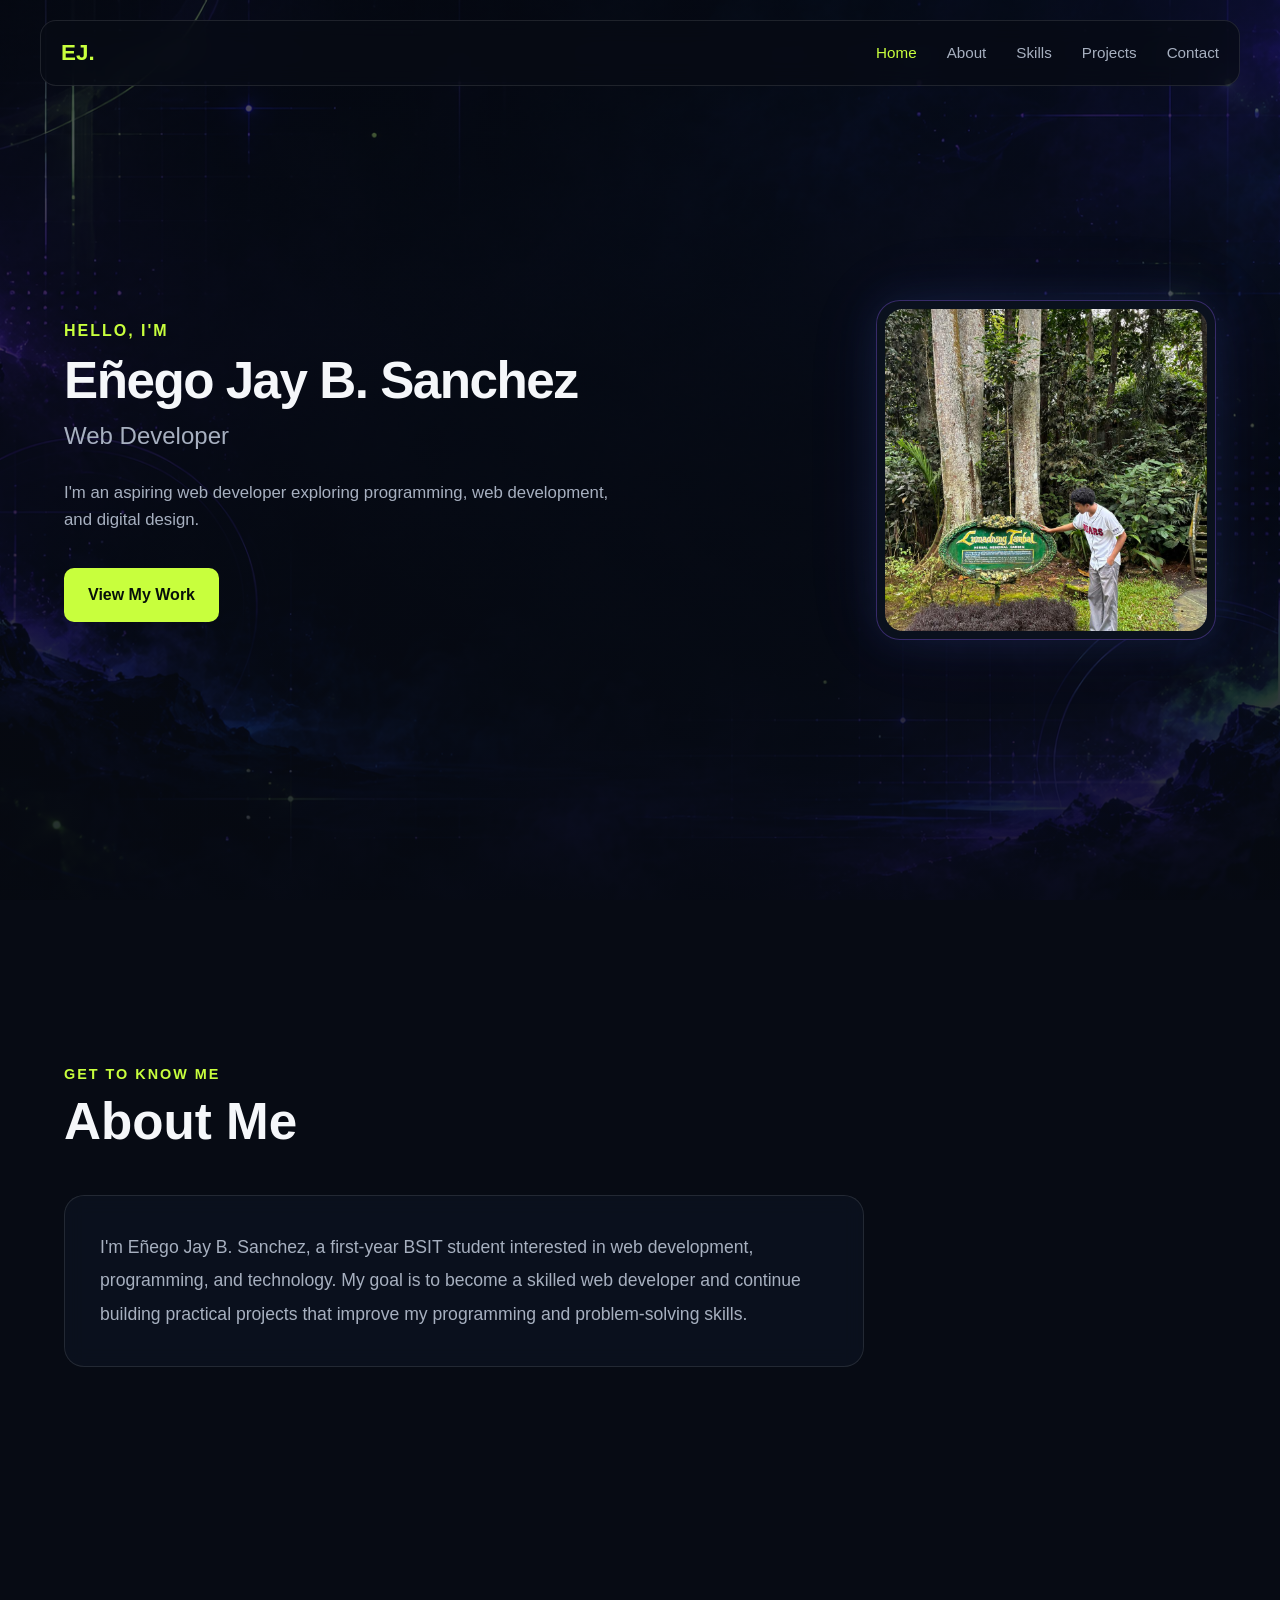
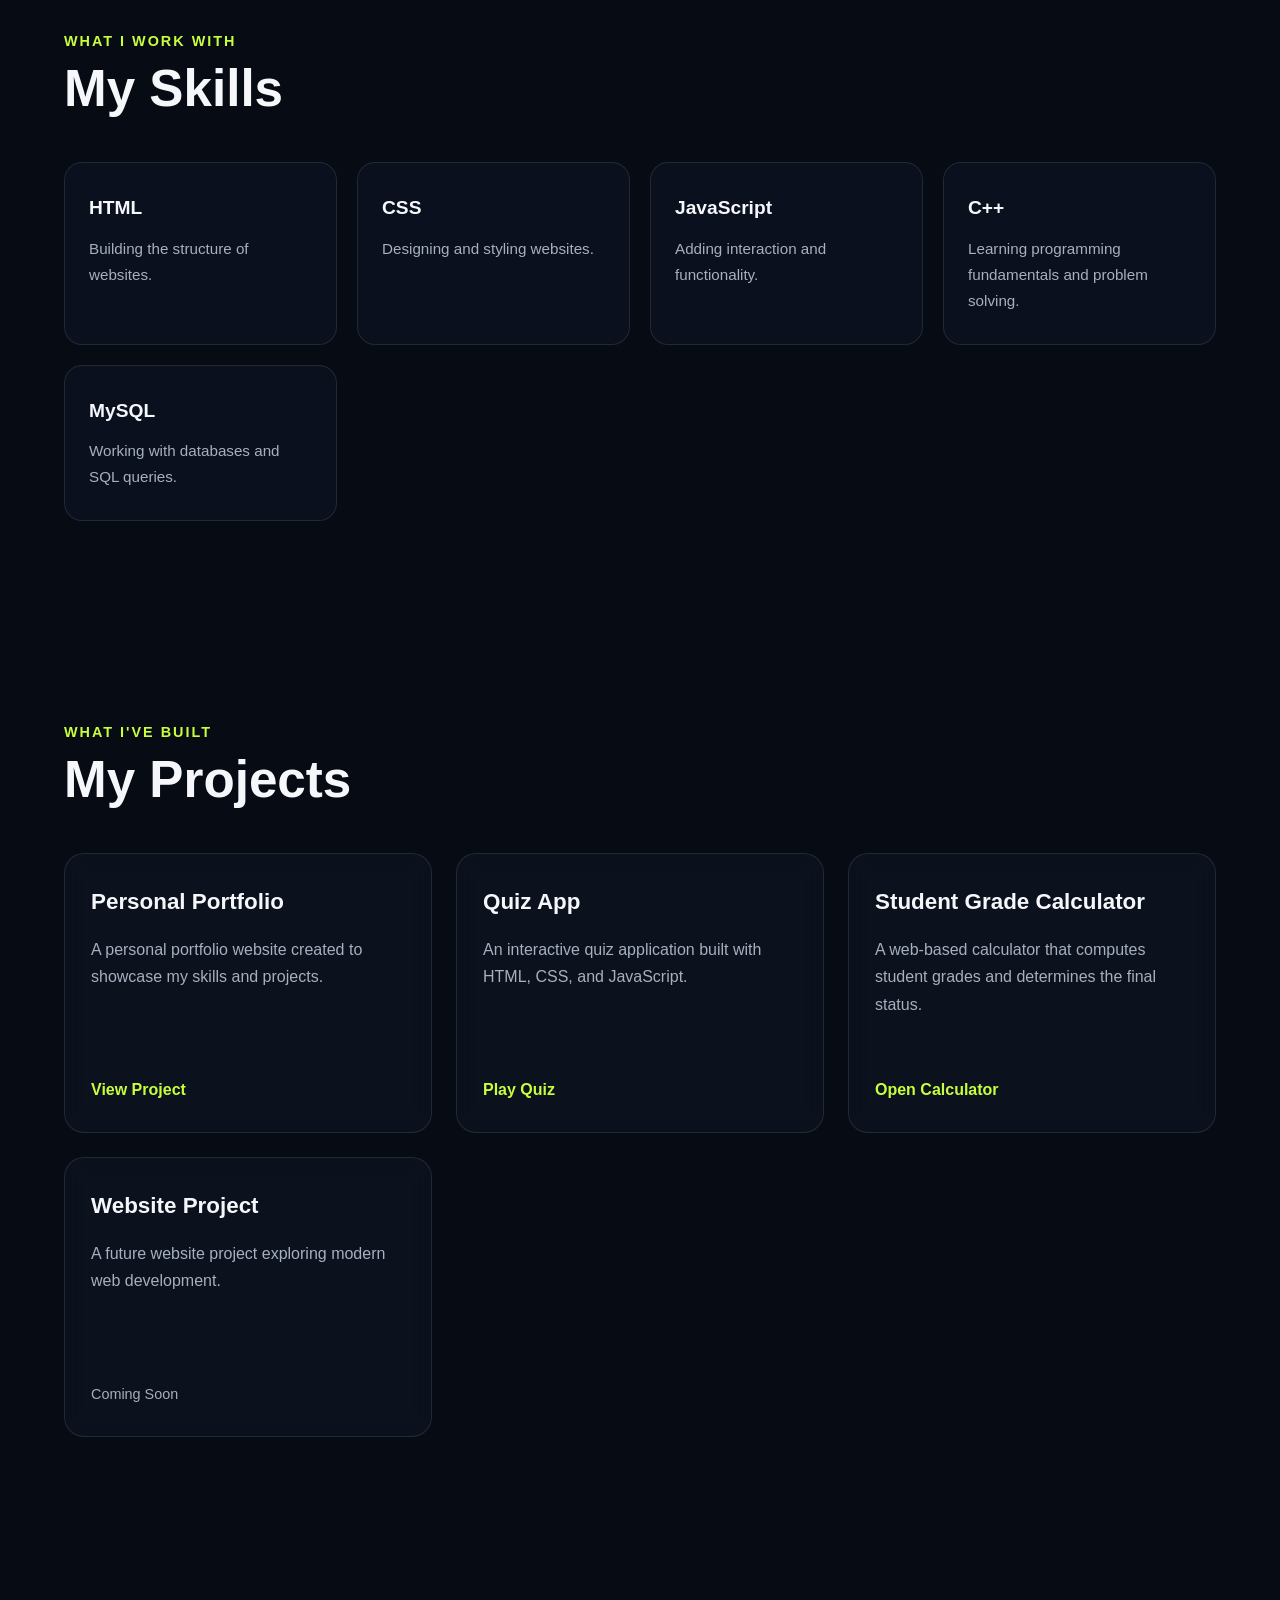
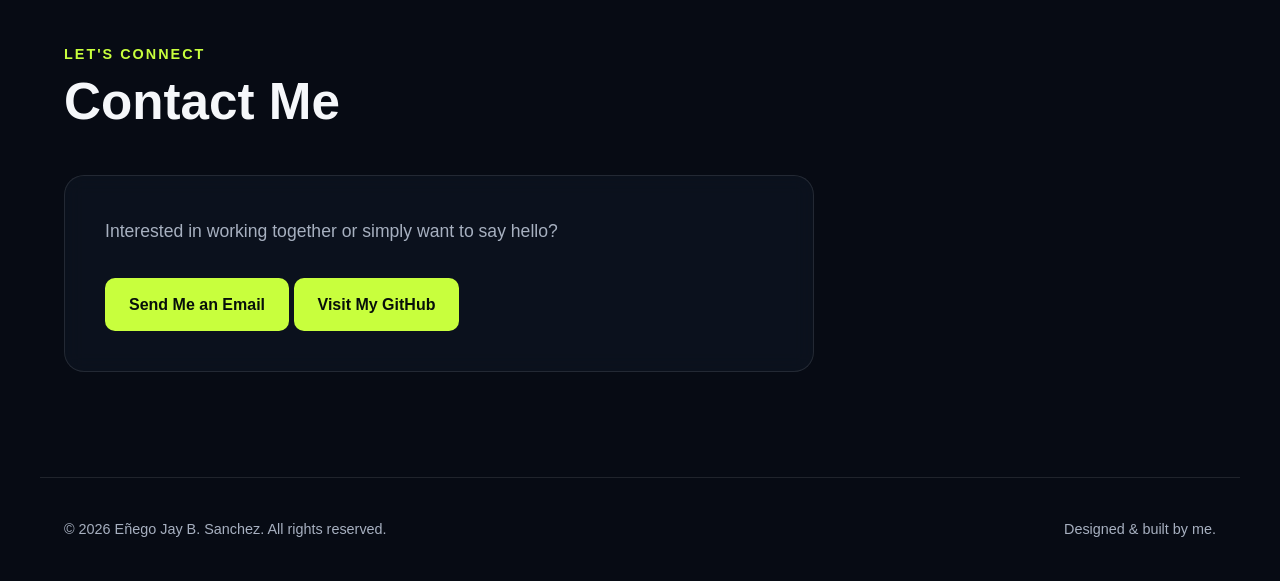
<file: index.html>
<!DOCTYPE html>
<html lang="en">

<head>
    <meta charset="UTF-8">

    <meta name="viewport" content="width=device-width, initial-scale=1.0">

    <title>Eñego Jay B. Sanchez | Web Developer</title>

    <link rel="stylesheet" href="style.css">
</head>

<body>

    
    <header>
        <nav>
            <a href="#home" class="logo">EJ.</a>

            <button class="menu-toggle" aria-label="Open navigation menu">
                ☰
            </button>

            <ul class="nav-links">
                <li><a href="#home">Home</a></li>
                <li><a href="#about">About</a></li>
                <li><a href="#skills">Skills</a></li>
                <li><a href="#projects">Projects</a></li>
                <li><a href="#contact">Contact</a></li>
            </ul>
        </nav>
    </header>


    <main>

        <!-- HOME -->
        <section id="home">

            <div class="home-content">

                <p>Hello, I'm</p>

                <h1>Eñego Jay B. Sanchez</h1>

                <h2>Web Developer</h2>

                <p>
                    I'm an aspiring web developer exploring programming,
                    web development, and digital design.
                </p>

                <a href="#projects">View My Work</a>

            </div>


            <div class="home-image">

                <img src="images/profile2.jpg" alt="Profile photo">

            </div>

        </section>


        <section id="about" class="reveal">

            <div class="section-heading">

                <p>Get to know me</p>

                <h2>About Me</h2>

            </div>


            <div class="about-content">

    <p>
        I'm Eñego Jay B. Sanchez, a first-year BSIT student
        interested in web development, programming, and technology.
        My goal is to become a skilled web developer and continue
        building practical projects that improve my programming
        and problem-solving skills.
    </p>

</div>

        </section>


        <section id="skills" class="reveal">

            <div class="section-heading">

                <p>What I work with</p>

                <h2>My Skills</h2>

            </div>

<div class="skills-list">

    <div class="skill-card">
        <h3>HTML</h3>
        <p>Building the structure of websites.</p>
    </div>

    <div class="skill-card">
        <h3>CSS</h3>
        <p>Designing and styling websites.</p>
    </div>

    <div class="skill-card">
        <h3>JavaScript</h3>
        <p>Adding interaction and functionality.</p>
    </div>

    <div class="skill-card">
        <h3>C++</h3>
        <p>Learning programming fundamentals and problem solving.</p>
    </div>

    <div class="skill-card">
        <h3>MySQL</h3>
        <p>Working with databases and SQL queries.</p>
    </div>

</div>
           
        </section>


        <section id="projects" class="reveal">

            <div class="section-heading">

                <p>What I've built</p>

                <h2>My Projects</h2>

            </div>


            <div class="projects-list">

                <article class="project-card">

                    <h3>Personal Portfolio</h3>

                    <p>
                        A personal portfolio website created to
                        showcase my skills and projects.
                    </p>

                    <a href="projects/portfolio.html">
                        View Project
                    </a>

                </article>


                <article class="project-card">

    <h3>Quiz App</h3>

    <p>
        An interactive quiz application built with
        HTML, CSS, and JavaScript.
    </p>

    <a href="projects/quiz-app/index.html">
        Play Quiz
    </a>

</article>

<article class="project-card">
    <h3>Student Grade Calculator</h3>

    <p>
        A web-based calculator that computes
        student grades and determines the final status.
    </p>

    <a href="projects/grade-calculator/index.html">
        Open Calculator
    </a>
</article>

                <article class="project-card">

                    <h3>Website Project</h3>

                    <p>
                        A future website project exploring
                        modern web development.
                    </p>

                    <span>Coming Soon</span>

                </article>

            </div>

        </section>


        <section id="contact" class="reveal">

            <div class="section-heading">

                <p>Let's connect</p>

                <h2>Contact Me</h2>

            </div>


           <div class="contact-content">

    <p>
        Interested in working together or simply
        want to say hello?
    </p>

    <a href="mailto:enegojay@gmail.com">
        Send Me an Email
    </a>

    <a href="https://github.com/enegojay-commits"
       target="_blank"
       rel="noopener noreferrer">
        Visit My GitHub
    </a>

</div>

        </section>

    </main>


    <footer>

        <p>
            © 2026 Eñego Jay B. Sanchez.
            All rights reserved.
        </p>

        <p>
            Designed & built by me.
        </p>

    </footer>


    <script src="script.js"></script>

</body>

</html>
</file>
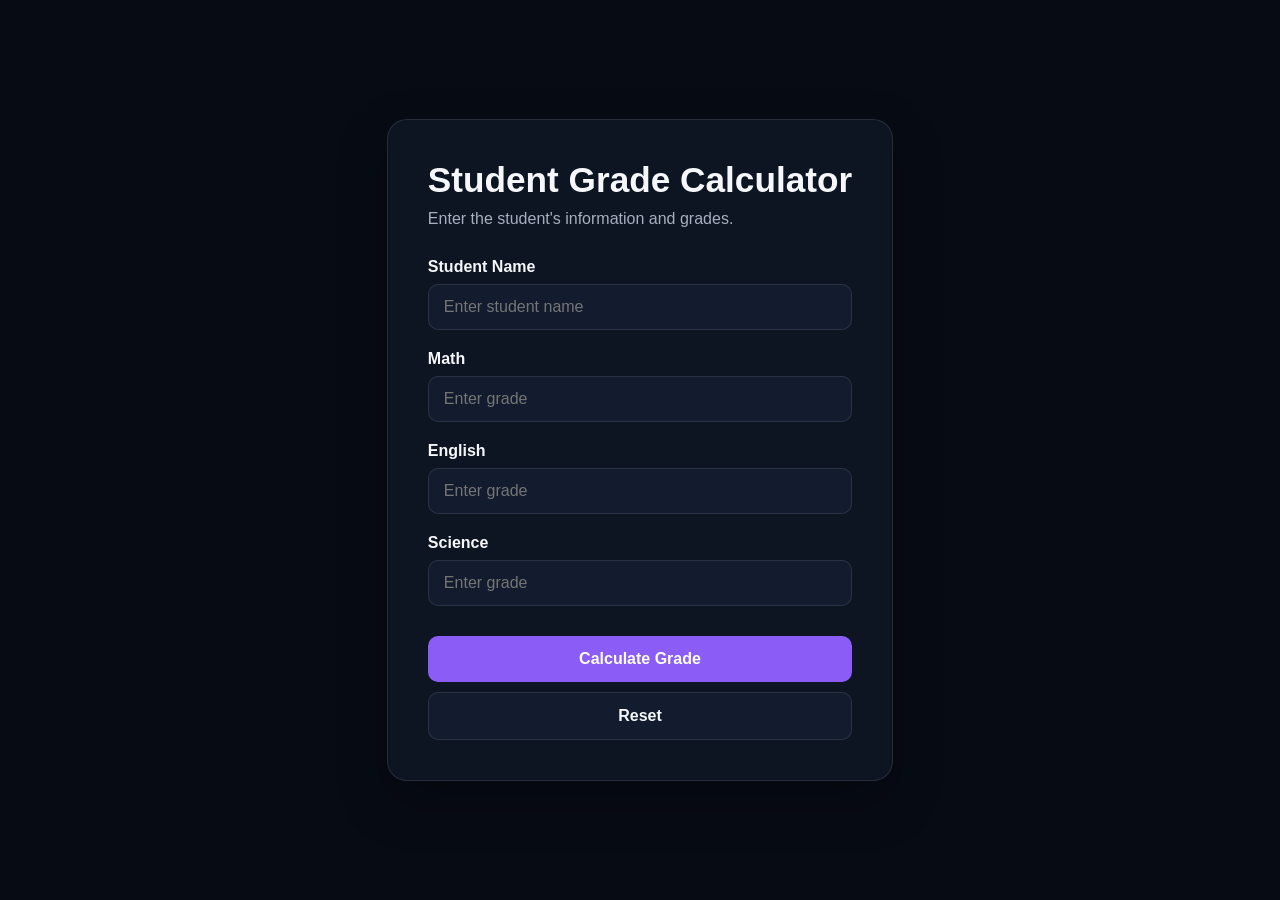
<file: projects/grade-calculator/index.html>
<!DOCTYPE html>
<html lang="en">

<head>
    <meta charset="UTF-8">
    <meta name="viewport" content="width=device-width, initial-scale=1.0">

    <title>Student Grade Calculator</title>

    <link rel="stylesheet" href="style.css">
</head>

<body>

    <main>

        <div class="calculator-container">

            <h1>Student Grade Calculator</h1>

            <p class="subtitle">
                Enter the student's information and grades.
            </p>

            <div class="form-group">

                <label for="student-name">
                    Student Name
                </label>

                <input
                    type="text"
                    id="student-name"
                    placeholder="Enter student name"
                >

            </div>


            <div class="form-group">

                <label for="grade1">
                    Math
                </label>

                <input
                    type="number"
                    id="grade1"
                    placeholder="Enter grade"
                    min="0"
                    max="100"
                >

            </div>


            <div class="form-group">

                <label for="grade2">
                    English
                </label>

                <input
                    type="number"
                    id="grade2"
                    placeholder="Enter grade"
                    min="0"
                    max="100"
                >

            </div>


            <div class="form-group">

                <label for="grade3">
                    Science
                </label>

                <input
                    type="number"
                    id="grade3"
                    placeholder="Enter grade"
                    min="0"
                    max="100"
                >

            </div>


            <button id="calculate-button">
                Calculate Grade
            </button>

            <button id="reset-button">
    Reset
</button>


            <div id="result" class="result">

                <h2>Result</h2>

                <p id="student-result"></p>

                <p id="average-result"></p>

                <p id="status-result"></p>

            </div>

        </div>

    </main>


    <script src="script.js"></script>

</body>

</html>
</file>
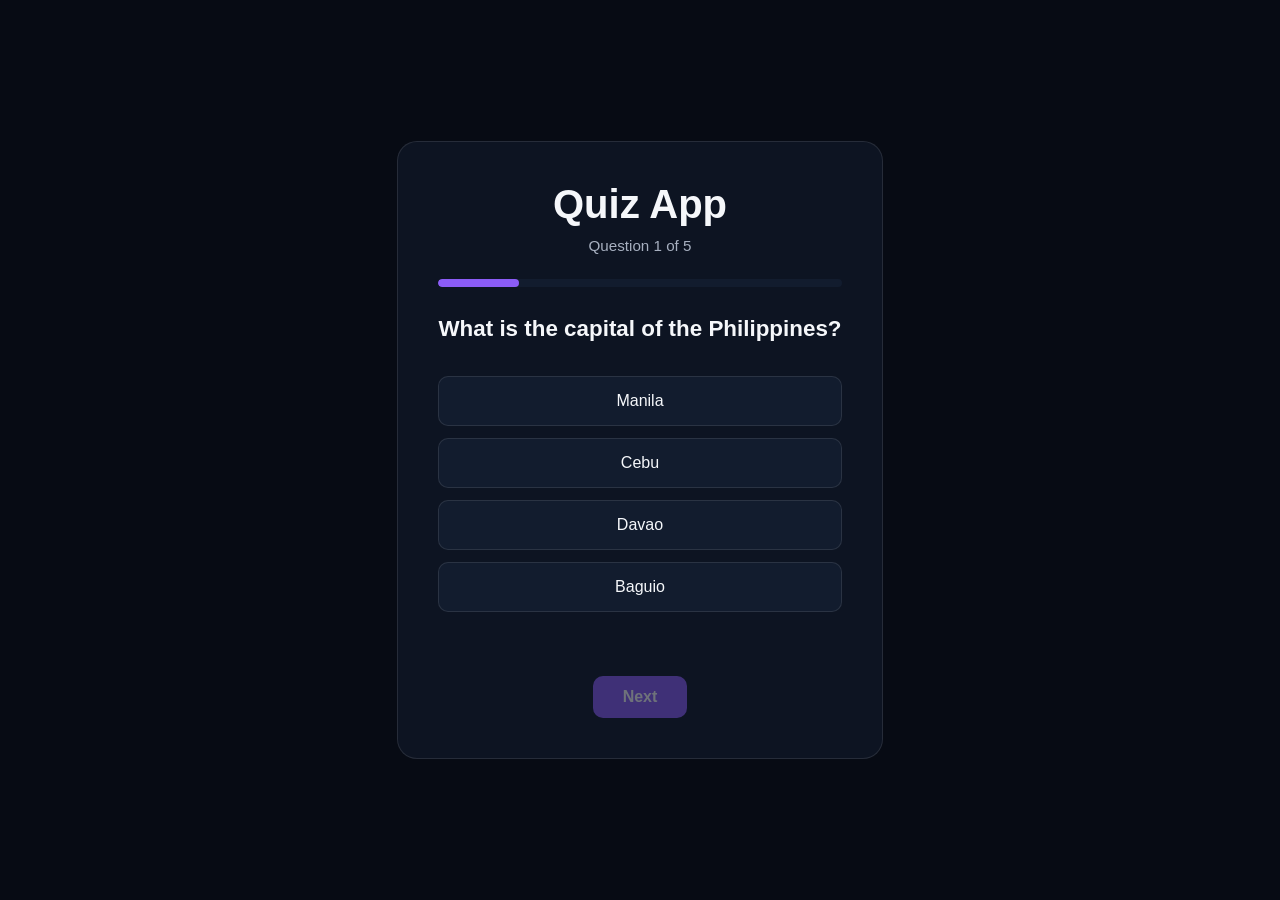
<file: projects/quiz-app/index.html>
<!DOCTYPE html>
<html lang="en">

<head>
    <meta charset="UTF-8">

    <meta name="viewport" content="width=device-width, initial-scale=1.0">

    <title>Quiz App</title>

    <link rel="stylesheet" href="style.css">
</head>

<body>

    <main>

    <div class="quiz-container">

        <h1>Quiz App</h1>

        <p class="question-number">Question 1 of 5</p>

        <div class="progress-bar">
    <div class="progress"></div>
</div>

        <h2 class="question">
            What is the capital of the Philippines?
        </h2>

        <div class="answer-buttons">

    <button>Manila</button>

    <button>Cebu</button>

    <button>Davao</button>

    <button>Baguio</button>

</div>

<p class="feedback"></p>

<button class="next-button" disabled>Next</button>

<div class="result">

    <h2>Quiz Complete!</h2>

    <p class="score"></p>

    <button class="restart-button">
        Play Again
    </button>

</div>

    </div>

</main>

    <script src="script.js"></script>

</body>

</html>
</file>
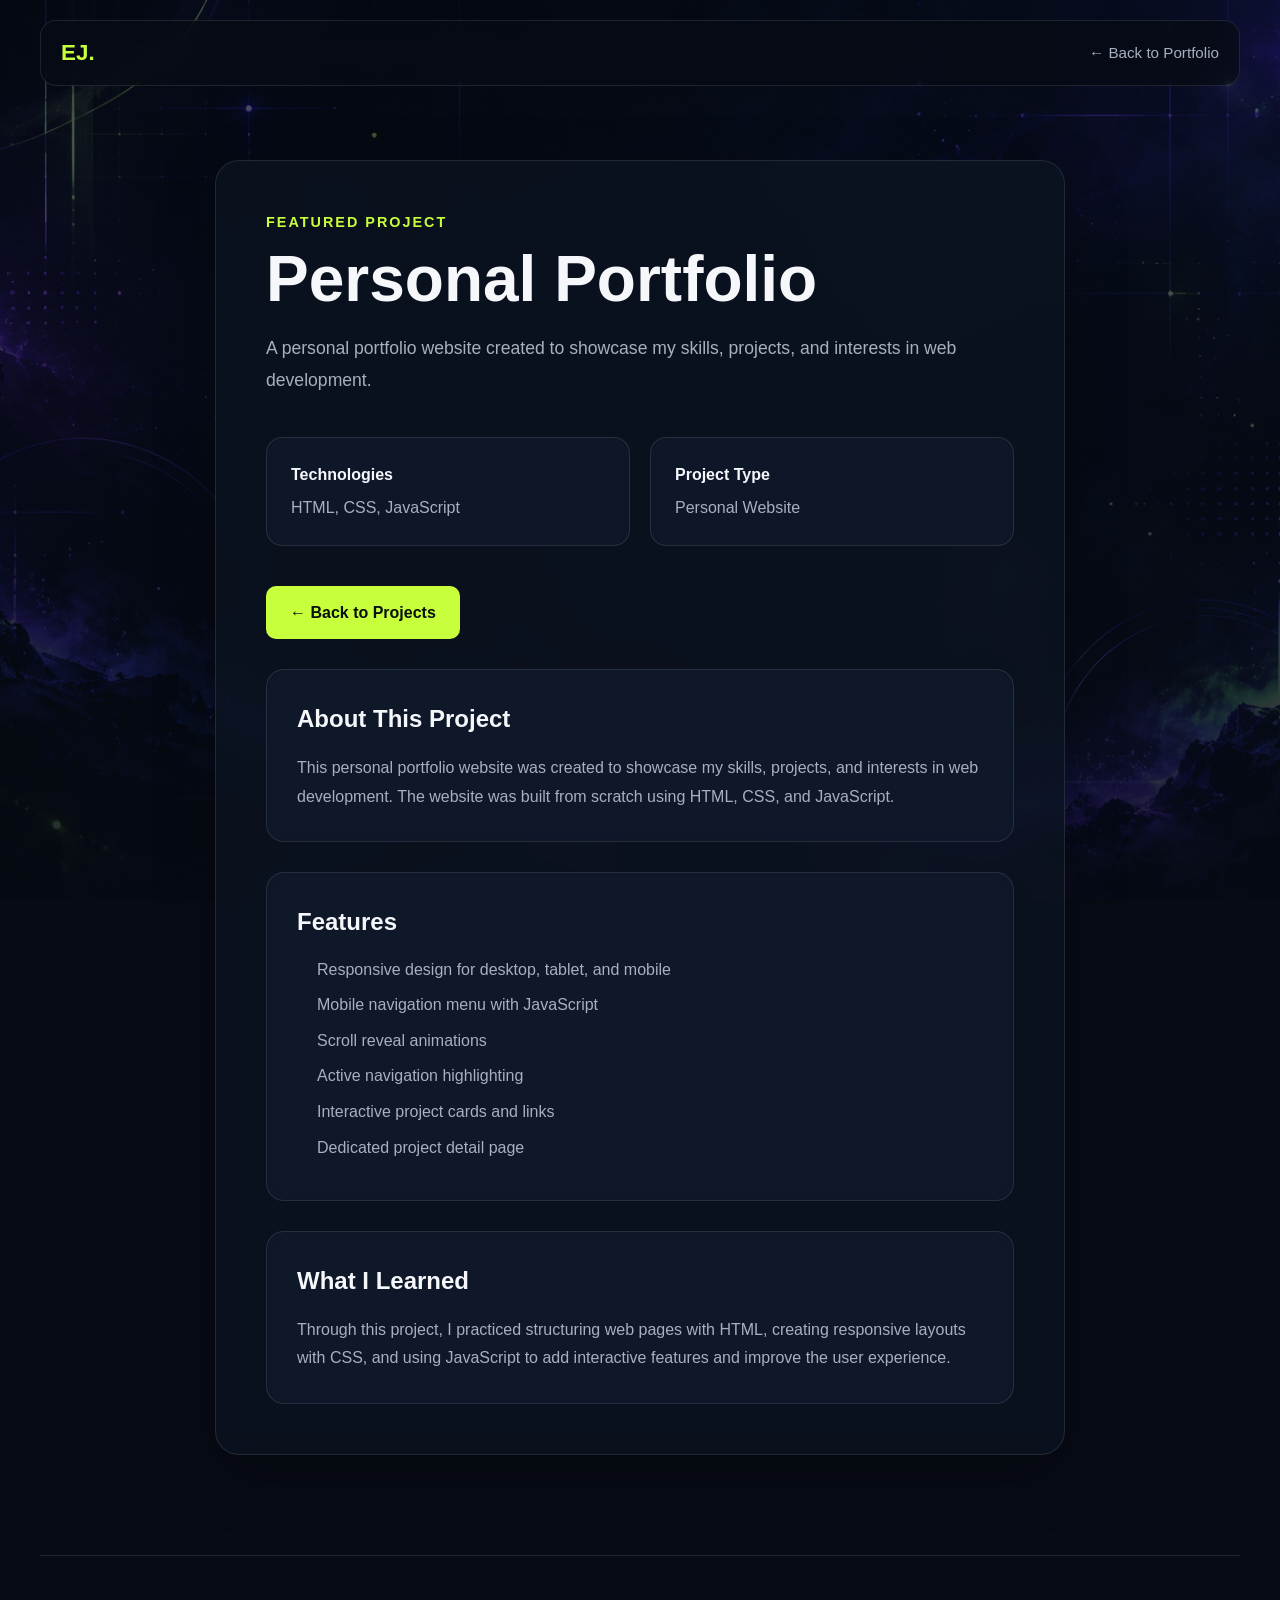
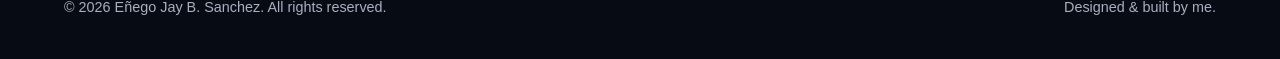
<file: projects/portfolio.html>
<!DOCTYPE html>
<html lang="en">

<head>
    <meta charset="UTF-8">

    <meta name="viewport" content="width=device-width, initial-scale=1.0">

    <title>Personal Portfolio | Eñego Jay B. Sanchez</title>

    <link rel="stylesheet" href="../style.css">
</head>

<body>

    <header>
        <nav>
            <a href="../index.html" class="logo">EJ.</a>

            <a href="../index.html" class="back-link">
                ← Back to Portfolio
            </a>
        </nav>
    </header>


    <main>

        <section class="project-detail">

            <div class="project-detail-content">

                <p class="project-label">Featured Project</p>

                <h1>Personal Portfolio</h1>

                <p class="project-description">
                    A personal portfolio website created to showcase
                    my skills, projects, and interests in web development.
                </p>

                <div class="project-info">

                    <div>
                        <h3>Technologies</h3>

                        <p>
                            HTML, CSS, JavaScript
                        </p>
                    </div>


                    <div>
                        <h3>Project Type</h3>

                        <p>
                            Personal Website
                        </p>
                    </div>

                </div>


                <a href="../index.html" class="project-back-button">
                    ← Back to Projects
                </a>

                <div class="project-details">

    <div class="project-details-section">
        <h2>About This Project</h2>

        <p>
            This personal portfolio website was created to showcase
            my skills, projects, and interests in web development.
            The website was built from scratch using HTML, CSS,
            and JavaScript.
        </p>
    </div>


    <div class="project-details-section">
        <h2>Features</h2>

        <ul class="project-features">
            <li>Responsive design for desktop, tablet, and mobile</li>
            <li>Mobile navigation menu with JavaScript</li>
            <li>Scroll reveal animations</li>
            <li>Active navigation highlighting</li>
            <li>Interactive project cards and links</li>
            <li>Dedicated project detail page</li>
        </ul>
    </div>


    <div class="project-details-section">
        <h2>What I Learned</h2>

        <p>
            Through this project, I practiced structuring web pages
            with HTML, creating responsive layouts with CSS, and using
            JavaScript to add interactive features and improve the
            user experience.
        </p>
    </div>

</div>

            </div>

        </section>

    </main>


    <footer>
        <p>
            © 2026 Eñego Jay B. Sanchez.
            All rights reserved.
        </p>

        <p>Designed & built by me.</p>
    </footer>

</body>

</html>
</file>
<file: style.css>
:root {
    --background: #070b14;
    --surface: #0d1422;
    --surface-light: #121c2e;

    --text: #f5f7fa;
    --text-muted: #a7b0c0;

    --purple: #8b5cf6;
    --blue: #3b82f6;
    --lime: #c8ff3d;

    --border: rgba(255, 255, 255, 0.1);

    --max-width: 1200px;
}


* {
    margin: 0;
    padding: 0;
    box-sizing: border-box;
}

html {
    scroll-behavior: smooth;
}

body {
    font-family: Arial, Helvetica, sans-serif;
    background-color: var(--background);
    color: var(--text);
    line-height: 1.6;
}


a {
    color: inherit;
    text-decoration: none;
}

ul {
    list-style: none;
}

img {
    max-width: 100%;
    display: block;
}

section {
    width: 100%;
    max-width: var(--max-width);
    margin: 0 auto;
    padding: 100px 24px;
}


header {
    position: fixed;
    top: 0;
    left: 0;
    width: 100%;
    z-index: 1000;
    padding: 20px 24px;
}

nav {
    position: relative;

    max-width: var(--max-width);
    margin: 0 auto;

    display: flex;
    align-items: center;
    justify-content: space-between;

    padding: 14px 20px;

    background: rgba(7, 11, 20, 0.75);
    border: 1px solid var(--border);
    border-radius: 16px;

    backdrop-filter: blur(12px);
}

.logo {
    font-size: 1.4rem;
    font-weight: 700;
    color: var(--lime);
}

.nav-links {
    display: flex;
    align-items: center;
    gap: 30px;
}

.nav-links a {
    color: var(--text-muted);
    font-size: 0.95rem;
    transition: color 0.3s ease;
}

.nav-links a:hover {
    color: var(--text);
}

.nav-links a.active {
    color: var(--lime);
}

#home {
    min-height: 100vh;

    display: flex;
    align-items: center;
    justify-content: space-between;
    gap: 60px;

    padding-top: 140px;
}


.home-content {
    max-width: 650px;
}

.home-content > p:first-child {
    margin-bottom: 10px;

    color: var(--lime);

    font-size: 1rem;
    font-weight: 600;
    letter-spacing: 2px;
    text-transform: uppercase;
}

.home-content h1 {
    margin-bottom: 10px;

    font-size: clamp(2.4rem, 4vw, 4rem);
    line-height: 1.05;
    letter-spacing: -1.5px;
    white-space: nowrap;
}

.home-content h2 {
    margin-bottom: 24px;

    font-size: 1.5rem;
    font-weight: 500;

    color: var(--text-muted);
}

.home-content p:last-of-type {
    max-width: 550px;
    margin-bottom: 35px;

    color: var(--text-muted);
    font-size: 1.05rem;
}


.home-content > a {
    display: inline-block;

    padding: 14px 24px;

    background: var(--lime);
    color: #07100a;

    border-radius: 10px;

    font-weight: 700;

    transition:
        transform 0.3s ease,
        box-shadow 0.3s ease;
}

.home-content > a:hover {
    transform: translateY(-3px);

    box-shadow:
        0 10px 30px rgba(200, 255, 61, 0.2);
}



.home-image {
    flex-shrink: 0;

    width: 340px;
    height: 340px;

    padding: 8px;

    border: 1px solid rgba(139, 92, 246, 0.35);
    border-radius: 24px;

    background: rgba(13, 20, 34, 0.7);

    box-shadow:
        0 0 40px rgba(59, 130, 246, 0.12),
        0 0 80px rgba(139, 92, 246, 0.08);

    backdrop-filter: blur(10px);
}

.home-image img {
    width: 100%;
    height: 100%;

    object-fit: cover;

    border-radius: 18px;
}

#about {
    min-height: 70vh;

    display: flex;
    flex-direction: column;
    justify-content: center;
}



.section-heading {
    margin-bottom: 45px;
}

.section-heading p {
    margin-bottom: 8px;

    color: var(--lime);

    font-size: 0.9rem;
    font-weight: 600;
    letter-spacing: 2px;
    text-transform: uppercase;
}

.section-heading h2 {
    font-size: clamp(2rem, 4vw, 3.5rem);
    line-height: 1.1;
}



.about-content {
    max-width: 800px;

    padding: 35px;

    background: rgba(13, 20, 34, 0.65);

    border: 1px solid var(--border);
    border-radius: 20px;

    backdrop-filter: blur(10px);
}

.about-content p {
    color: var(--text-muted);

    font-size: 1.1rem;
    line-height: 1.9;
}


#skills {
    min-height: 70vh;

    display: flex;
    flex-direction: column;
    justify-content: center;
}


.skills-list {
    display: grid;
    grid-template-columns: repeat(4, 1fr);
    gap: 20px;
}


.skill-card {
    padding: 30px 24px;

    background: rgba(13, 20, 34, 0.65);

    border: 1px solid var(--border);
    border-radius: 18px;

    backdrop-filter: blur(10px);

    transition:
        transform 0.3s ease,
        border-color 0.3s ease,
        background 0.3s ease;
}


.skill-card h3 {
    margin-bottom: 12px;

    color: var(--text);

    font-size: 1.2rem;
}


.skill-card p {
    color: var(--text-muted);

    font-size: 0.95rem;
    line-height: 1.7;
}



.skill-card:hover {
    transform: translateY(-6px);

    border-color: rgba(200, 255, 61, 0.4);

    background: rgba(18, 28, 46, 0.8);
}


#projects {
    min-height: 70vh;

    display: flex;
    flex-direction: column;
    justify-content: center;
}



.projects-list {
    display: grid;
    grid-template-columns: repeat(3, 1fr);
    gap: 24px;
}



.project-card {
    min-height: 280px;

    display: flex;
    flex-direction: column;

    padding: 30px 26px;

    background: rgba(13, 20, 34, 0.7);

    border: 1px solid var(--border);
    border-radius: 20px;

    backdrop-filter: blur(10px);

    transition:
        transform 0.3s ease,
        border-color 0.3s ease,
        box-shadow 0.3s ease;
}



.project-card h3 {
    margin-bottom: 16px;

    font-size: 1.4rem;
}



.project-card p {
    margin-bottom: 25px;

    color: var(--text-muted);

    line-height: 1.7;
}



.project-card a {
    width: fit-content;
    margin-top: auto;

    color: var(--lime);
    font-weight: 600;

    transition:
        color 0.3s ease,
        transform 0.3s ease;
}

.project-card a:hover {
    color: var(--text);
    transform: translateX(5px);
}



.project-card span {
    margin-top: auto;

    color: var(--text-muted);

    font-size: 0.9rem;
}



.project-card:hover {
    transform: translateY(-8px);

    border-color: rgba(139, 92, 246, 0.5);

    box-shadow:
        0 20px 50px rgba(0, 0, 0, 0.25);
}


#contact {
    min-height: 60vh;

    display: flex;
    flex-direction: column;
    justify-content: center;
}



.contact-content {
    max-width: 750px;

    padding: 40px;

    background: rgba(13, 20, 34, 0.7);

    border: 1px solid var(--border);
    border-radius: 20px;

    backdrop-filter: blur(10px);
}

.contact-content p {
    margin-bottom: 30px;

    color: var(--text-muted);

    font-size: 1.1rem;
    line-height: 1.8;
}



.contact-content a {
    display: inline-block;

    padding: 14px 24px;

    background: var(--lime);
    color: #07100a;

    border-radius: 10px;

    font-weight: 700;

    transition:
        transform 0.3s ease,
        box-shadow 0.3s ease;
}

.contact-content a:hover {
    transform: translateY(-3px);

    box-shadow:
        0 10px 30px rgba(200, 255, 61, 0.2);
}


footer {
    max-width: var(--max-width);

    margin: 0 auto;

    padding: 40px 24px;

    display: flex;
    align-items: center;
    justify-content: space-between;

    border-top: 1px solid var(--border);

    color: var(--text-muted);

    font-size: 0.9rem;
}

footer p {
    margin: 0;
}


.menu-toggle {
    display: none;

    border: none;
    background: transparent;

    color: var(--text);

    font-size: 1.5rem;
    cursor: pointer;
}


@media (max-width: 900px) {


    #home {
        flex-direction: column;
        justify-content: center;
        text-align: center;

        padding-top: 150px;
    }

    .home-content {
        max-width: 700px;
    }

    .home-content p:last-of-type {
        margin-left: auto;
        margin-right: auto;
    }

    .home-image {
        width: 300px;
        height: 300px;
    }


    .skills-list {
        grid-template-columns: repeat(2, 1fr);
    }



    .projects-list {
        grid-template-columns: repeat(2, 1fr);
    }

}


@media (max-width: 600px) {

        /* Mobile menu button */

    .menu-toggle {
        display: block;
    }

   .nav-links {
    display: flex;
    flex-direction: column;

    position: absolute;
    top: 100%;
    right: 20px;

    width: 200px;
    padding: 20px;

    background: rgba(7, 11, 20, 0.95);
    border: 1px solid var(--border);
    border-radius: 14px;

    box-shadow: 0 15px 40px rgba(0, 0, 0, 0.35);

    opacity: 0;
    visibility: hidden;
    transform: translateY(-10px);

    transition:
        opacity 0.25s ease,
        transform 0.25s ease,
        visibility 0.25s ease;
}

.nav-links.active {
    opacity: 1;
    visibility: visible;
    transform: translateY(0);
}

    /* General spacing */

    section {
        padding: 80px 20px;
    }


    /* Navigation */

    header {
        padding: 12px 16px;
    }

    nav {
        padding: 12px 16px;
    }

    .nav-links {
    gap: 5px;
}

.nav-links a {
    width: 100%;
    padding: 10px 12px;

    font-size: 0.95rem;
    border-radius: 8px;

    transition: background 0.3s ease, color 0.3s ease;
}

.nav-links a:hover {
    background: rgba(200, 255, 61, 0.08);
    color: var(--lime);
}


    #home {
        padding-top: 130px;
    }

    .home-content h1 {
        font-size: 2.5rem;
        letter-spacing: -1px;
        white-space: normal;
    }

    .home-content h2 {
        font-size: 1.2rem;
    }

    .home-image {
        width: 260px;
        height: 260px;
    }



    .skills-list {
        grid-template-columns: 1fr;
    }



    .projects-list {
        grid-template-columns: 1fr;
    }



    footer {
        flex-direction: column;
        gap: 10px;
        text-align: center;
    }

}


body {
    background-image:
        linear-gradient(
            rgba(7, 11, 20, 0.65),
            rgba(7, 11, 20, 0.85)
        ),
        url("images/portfolio-bg.png");

    background-size: cover;
    background-position: center;
    background-attachment: fixed;
    background-repeat: no-repeat;
}


.reveal {
    opacity: 0;
    transform: translateY(30px);

    transition:
        opacity 0.7s ease,
        transform 0.7s ease;
}

.reveal.visible {
    opacity: 1;
    transform: translateY(0);
}


.project-detail {
    min-height: 100vh;

    display: flex;
    align-items: center;
    justify-content: center;

    padding-top: 160px;
    padding-bottom: 100px;
}

.project-detail-content {
    width: 100%;
    max-width: 850px;

    padding: 50px;

    background: rgba(13, 20, 34, 0.75);
    border: 1px solid var(--border);
    border-radius: 24px;

    backdrop-filter: blur(12px);

    box-shadow:
        0 20px 60px rgba(0, 0, 0, 0.25);
}

.project-label {
    margin-bottom: 12px;

    color: var(--lime);
    font-size: 0.9rem;
    font-weight: 600;

    letter-spacing: 2px;
    text-transform: uppercase;
}

.project-detail-content h1 {
    margin-bottom: 20px;

    font-size: clamp(2.5rem, 5vw, 4.5rem);
    line-height: 1.05;
}

.project-description {
    max-width: 700px;

    margin-bottom: 40px;

    color: var(--text-muted);
    font-size: 1.1rem;
    line-height: 1.8;
}

.project-info {
    display: grid;
    grid-template-columns: repeat(2, 1fr);

    gap: 20px;

    margin-bottom: 40px;
}

.project-info > div {
    padding: 24px;

    background: rgba(18, 28, 46, 0.7);
    border: 1px solid var(--border);
    border-radius: 16px;
}

.project-info h3 {
    margin-bottom: 8px;

    font-size: 1rem;
}

.project-info p {
    color: var(--text-muted);
}

.project-back-button {
    display: inline-block;

    padding: 14px 24px;

    background: var(--lime);
    color: #07100a;

    border-radius: 10px;

    font-weight: 700;

    transition:
        transform 0.3s ease,
        box-shadow 0.3s ease;
}

.project-back-button:hover {
    transform: translateY(-3px);

    box-shadow:
        0 10px 30px rgba(200, 255, 61, 0.2);
}

.back-link {
    color: var(--text-muted);

    font-size: 0.95rem;

    transition: color 0.3s ease;
}

.back-link:hover {
    color: var(--lime);
}

@media (max-width: 600px) {

    .project-detail {
        padding: 130px 20px 80px;
    }

    .project-detail-content {
        padding: 30px 24px;
    }

    .project-detail-content h1 {
        font-size: 2.5rem;
    }

    .project-description {
        font-size: 1rem;
    }

    .project-info {
        grid-template-columns: 1fr;
    }

    .back-link {
        font-size: 0.8rem;
    }
}


.project-details {
    max-width: 850px;
    margin: 0 auto;
}

.project-details-section {
    margin-top: 30px;
    padding: 30px;

    background: rgba(18, 28, 46, 0.65);
    border: 1px solid var(--border);
    border-radius: 18px;

    backdrop-filter: blur(10px);
}

.project-details-section h2 {
    margin-bottom: 15px;

    font-size: 1.5rem;
}

.project-details-section p {
    color: var(--text-muted);
    line-height: 1.8;
}

.project-features {
    padding-left: 20px;

    color: var(--text-muted);
}

.project-features li {
    margin-bottom: 10px;
    line-height: 1.6;
}
</file>
<file: projects/grade-calculator/style.css>
* {
    box-sizing: border-box;
    margin: 0;
    padding: 0;
}

body {
    min-height: 100vh;
    display: flex;
    justify-content: center;
    align-items: center;
    padding: 20px;

    font-family: Arial, sans-serif;

    background: #070b14;
    color: #f5f7fa;
}

.calculator-container {
    width: 100%;
    max-width: 550px;
    padding: 40px;

    background: #0d1422;
    border: 1px solid rgba(255, 255, 255, 0.1);
    border-radius: 20px;

    box-shadow: 0 20px 50px rgba(0, 0, 0, 0.3);
}

.calculator-container h1 {
    margin-bottom: 10px;
    font-size: 2.2rem;
}

.subtitle {
    margin-bottom: 30px;
    color: #a7b0c0;
}

.form-group {
    margin-bottom: 20px;
}

.form-group label {
    display: block;
    margin-bottom: 8px;

    font-weight: 600;
}

.form-group input {
    width: 100%;
    padding: 13px 15px;

    border: 1px solid rgba(255, 255, 255, 0.1);
    border-radius: 10px;

    background: #121c2e;
    color: #f5f7fa;

    font-size: 1rem;
    outline: none;
}

.form-group input:focus {
    border-color: #8b5cf6;
}

#calculate-button {
    width: 100%;
    margin-top: 10px;
    padding: 14px;

    border: none;
    border-radius: 10px;

    background: #8b5cf6;
    color: white;

    font-size: 1rem;
    font-weight: 600;

    cursor: pointer;

    transition: 0.2s ease;
}

#calculate-button:hover {
    background: #7c3aed;
    transform: translateY(-2px);
    
}

#reset-button {
    width: 100%;
    margin-top: 10px;
    padding: 14px;

    border: 1px solid rgba(255, 255, 255, 0.1);
    border-radius: 10px;

    background: #121c2e;
    color: #f5f7fa;

    font-size: 1rem;
    font-weight: 600;

    cursor: pointer;

    transition: 0.2s ease;
}

#reset-button:hover {
    background: #1c2940;
    transform: translateY(-2px);
}

.result {
    display: none;

    margin-top: 30px;
    padding: 25px;

    background: #121c2e;
    border: 1px solid rgba(255, 255, 255, 0.1);
    border-radius: 15px;
}

.result h2 {
    margin-bottom: 15px;
}

.result p {
    margin-bottom: 10px;
    color: #a7b0c0;
    font-size: 1rem;
}

#status-result {
    color: #c8ff3d;
    font-weight: 700;
}



@media (max-width: 600px) {

    body {
        padding: 15px;
    }

    .calculator-container {
        padding: 25px 20px;
        border-radius: 16px;
    }

    .calculator-container h1 {
        font-size: 1.8rem;
    }

    .subtitle {
        font-size: 0.95rem;
    }
}
</file>
<file: projects/quiz-app/style.css>
* {
    box-sizing: border-box;
    margin: 0;
    padding: 0;
}


body {
    min-height: 100vh;

    display: flex;
    justify-content: center;
    align-items: center;

    padding: 20px;

    font-family: Arial, sans-serif;

    background: #070b14;
    color: #f5f7fa;
}


.quiz-container {
    width: 100%;
    max-width: 600px;

    padding: 40px;

    background: #0d1422;

    border: 1px solid rgba(255, 255, 255, 0.1);

    border-radius: 20px;

    text-align: center;
}


.quiz-container h1 {
    margin-bottom: 10px;

    font-size: 2.5rem;
}



.question-number {
    margin-bottom: 25px;

    color: #a7b0c0;

    font-size: 0.95rem;
}



.question {
    margin-bottom: 30px;

    font-size: 1.4rem;

    line-height: 1.5;
}


.answer-buttons {
    display: flex;

    flex-direction: column;

    gap: 12px;
}


.answer-buttons button {
    width: 100%;

    padding: 15px;

    border: 1px solid rgba(255, 255, 255, 0.1);

    border-radius: 10px;

    background: #121c2e;

    color: #f5f7fa;

    font-size: 1rem;

    cursor: pointer;

    transition: 0.2s ease;
}


.answer-buttons button:hover {
    background: #8b5cf6;

    transform: translateY(-2px);
}


.next-button {
    margin-top: 25px;

    padding: 12px 30px;

    border: none;
    border-radius: 10px;

    background: #8b5cf6;
    color: white;

    font-size: 1rem;
    font-weight: 600;

    cursor: pointer;

    transition: 0.2s ease;
}

.next-button:hover {
    transform: translateY(-2px);

    background: #7c3aed;
}


.result {
    display: none;

    margin-top: 25px;
}

.result h2 {
    margin-bottom: 15px;

    font-size: 1.8rem;
}

.score {
    margin-bottom: 20px;

    color: #a7b0c0;

    font-size: 1.2rem;
}


.restart-button {
    padding: 12px 30px;

    border: none;
    border-radius: 10px;

    background: #c8ff3d;
    color: #070b14;

    font-size: 1rem;
    font-weight: 600;

    cursor: pointer;

    transition: 0.2s ease;
}

.restart-button:hover {
    transform: translateY(-2px);
}


@media (max-width: 600px) {

    body {
        padding: 15px;
    }

    .quiz-container {
        padding: 25px 20px;
        border-radius: 16px;
    }

    .quiz-container h1 {
        font-size: 2rem;
    }

    .question {
        font-size: 1.2rem;
    }

    .answer-buttons button {
        padding: 13px;
        font-size: 0.95rem;
    }

}

.progress-bar {
    width: 100%;
    height: 8px;

    margin-bottom: 25px;

    background: #121c2e;

    border-radius: 10px;

    overflow: hidden;
}

.progress {
    width: 20%;
    height: 100%;

    background: #8b5cf6;

    border-radius: 10px;

    transition: width 0.3s ease;
}

.next-button:disabled {
    opacity: 0.4;
    cursor: not-allowed;
    transform: none;
}

.next-button:not(:disabled):hover {
    transform: translateY(-2px);
}


.feedback {
    min-height: 24px;

    margin-top: 15px;

    font-size: 1rem;
    font-weight: 600;
}
</file>
